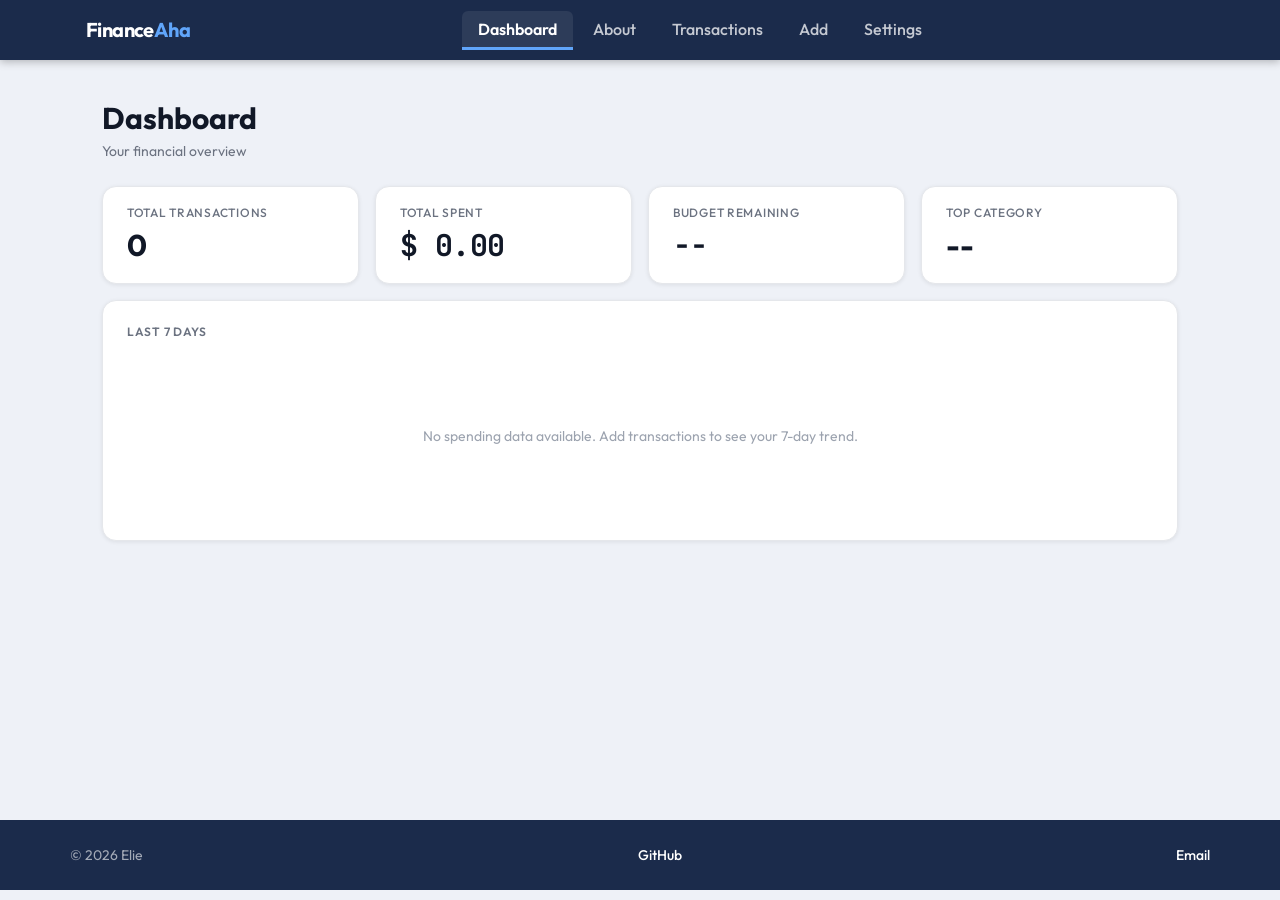
<file: index.html>
<!DOCTYPE html>
<html lang="en">
<head>
    <meta charset="UTF-8">
    <meta name="viewport" content="width=device-width, initial-scale=1.0">
    <meta name="description" content="FinanceAha - A student finance tracker to manage budgets, track expenses, and analyze spending patterns.">
    <title>FinanceAha - Student Finance Tracker</title>

    <link rel="preconnect" href="https://fonts.googleapis.com">
    <link rel="preconnect" href="https://fonts.gstatic.com" crossorigin>
    <link href="https://fonts.googleapis.com/css2?family=Outfit:wght@400;500;600;700&family=JetBrains+Mono:wght@400;600&display=swap" rel="stylesheet">

    <link rel="stylesheet" href="styles/main.css">
    <link rel="stylesheet" href="styles/layout.css">
    <link rel="stylesheet" href="styles/components.css">
</head>
<body>

    <!-- Skip to main content link for keyboard/screen reader users -->
    <a href="#main-content" class="skip-link">Skip to main content</a>

    <!--  Header section -->
    <header class="header-section" role="banner">
        <div class="header-container">

            <a href="#" class="logo" aria-label="FinanceAha - Home">
                Finance<span class="logo-color">Aha</span>
            </a>

            <!-- Hamburger toggle -->
            <button
                class="menu-toggle"
                id="menu-toggle"
                aria-expanded="false"
                aria-controls="main-nav"
                aria-label="Open navigation menu"
            >
                <span class="hamburger-line"></span>
                <span class="hamburger-line"></span>
                <span class="hamburger-line"></span>
            </button>

            <!-- Main navigation bar -->
            <nav id="main-nav" class="main-nav" aria-label="Main navigation" hidden>
                <ul class="nav-list" role="list">
                    <li>
                        <button class="nav-tab active" data-tab="dashboard" aria-current="page">
                            Dashboard
                        </button>
                    </li>
                    <li>
                        <button class="nav-tab" data-tab="about">
                            About
                        </button>
                    </li>
                    <li>
                        <button class="nav-tab" data-tab="transactions">
                            Transactions
                        </button>
                    </li>
                    <li>
                        <button class="nav-tab" data-tab="add-transaction">
                            Add
                        </button>
                    </li>
                    <li>
                        <button class="nav-tab" data-tab="settings">
                            Settings
                        </button>
                    </li>
                </ul>
            </nav>

        </div>
    </header>

    <!--  ARIA LIVE REGIONS  -->
    <!-- Polite: budget status -->
    <div id="notification-region" class="screen-reader-only" role="status" aria-live="polite" aria-atomic="true"></div>
    <!-- Assertive: budget exceeded warnings -->
    <div id="alert-region" class="screen-reader-only" role="alert" aria-live="assertive" aria-atomic="true"></div>

    <main id="main-content" class="main-content" tabindex="-1">

        <!-- Dahboard tab -->
        <section
            id="dashboard"
            class="tab-panel"
            aria-labelledby="dashboard-heading"
        >
            <div class="section-header">
                <div>
                    <h1 id="dashboard-heading" class="section-title">Dashboard</h1>
                    <p class="section-subtitle">Your financial overview</p>
                </div>
            </div>
            <div class="stats-grid" role="region" aria-label="Financial summary statistics">
                <article class="stat-card">
                    <h2 class="stat-label">Total Transactions</h2>
                    <p class="stat-value" id="stat-total">0</p>
                </article>
                <article class="stat-card">
                    <h2 class="stat-label">Total Spent</h2>
                    <p class="stat-value mono" id="stat-spent">$0.00</p>
                </article>
                <article class="stat-card">
                    <h2 class="stat-label">Budget Remaining</h2>
                    <p class="stat-value mono" id="stat-remaining">--</p>
                </article>
                <article class="stat-card">
                    <h2 class="stat-label">Top Category</h2>
                    <p class="stat-value" id="stat-top-category">--</p>
                </article>
            </div>

            <!-- weekly trend chart -->
            <section class="card" aria-labelledby="chart-heading">
                <h2 id="chart-heading" class="card-title">Last 7 Days</h2>
                <div
                    class="chart-container"
                    id="chart-container"
                    role="img"
                    aria-label="Bar chart showing spending for the last 7 days"
                >
                    <div class="chart-empty-state" id="chart-empty">
                        No spending data available. Add transactions to see your 7-day trend.
                    </div>
                    <div class="chart-bars" id="chart-bars" aria-hidden="true" hidden></div>
                </div>
            </section>
        </section>

        <!-- Transactions tab -->
        <section
            id="transactions"
            class="tab-panel"
            aria-labelledby="transactions-heading"
            hidden
        >
            <div class="section-header">
                <div>
                    <h1 id="transactions-heading" class="section-title">Transactions</h1>
                    <p class="section-subtitle">All your recorded transactions</p>
                </div>
                <button class="button button-primary" id="go-add-button">Add Transaction</button>
            </div>

            <!-- search and sort section -->
            <div class="toolbar" role="search" aria-label="Search and sort transactions">

                <div class="search-wrapper">
                    <label for="search-input" class="screen-reader-only">Search transactions by regex pattern</label>
                    <input
                        type="search"
                        id="search-input"
                        class="search-input"
                        placeholder="Search transactions..."
                        aria-describedby="search-hint"
                        autocomplete="off"
                        spellcheck="false"
                    >
                    <span id="search-hint" class="screen-reader-only">
                        Type plain text or a regex pattern such as (coffee|tea) to filter results
                    </span>
                </div>

                <label class="toggle-label">
                    <input type="checkbox" id="case-toggle" class="toggle-checkbox">
                    <span class="toggle-text">Case insensitive</span>
                </label>

                <div class="sort-wrapper">
                    <label for="sort-select" class="screen-reader-only">Sort transactions by</label>
                    <select id="sort-select" class="sort-select" aria-label="Sort transactions">
                        <option value="date-desc">Date (newest first)</option>
                        <option value="date-asc">Date (oldest first)</option>
                        <option value="amount-desc">Amount (high to low)</option>
                        <option value="amount-asc">Amount (low to high)</option>
                        <option value="desc-asc">Description (A to Z)</option>
                        <option value="desc-desc">Description (Z to A)</option>
                    </select>
                </div>

            </div>

            <!-- Regex error message -->
            <div id="search-error" class="search-error-msg" role="status" aria-live="polite" hidden></div>

            <!-- Transaction list -->
            <div
                id="transactions-list"
                class="transactions-list"
                aria-label="Transaction records"
                aria-live="polite"
            >

                <!-- Empty state (shown when no transactions) -->
                <div class="empty-state" id="empty-state">
                    <p class="empty-title">No transactions yet</p>
                    <p class="empty-body">
                        Add your first transaction to start tracking your finances.
                    </p>
                    <button class="button button-primary" data-nav="add-transaction">
                        Add Transaction
                    </button>
                </div>
            </div>
        </section>

        <!-- Add transactions -->
        <section
            id="add-transaction"
            class="tab-panel"
            aria-labelledby="form-section-heading"
            hidden
        >
            <div class="section-header">
                <div>
                    <h1 id="form-section-heading" class="section-title" id="form-heading">Add Transaction</h1>
                    <p class="section-subtitle" id="form-subtitle">Record a new transaction</p>
                </div>
            </div>

            <div class="form-container">
                <form
                    id="transaction-form"
                    class="transaction-form"
                    novalidate
                    aria-labelledby="form-heading"
                >
                    <div class="form-group">
                        <label for="input-description" class="form-label">
                            Description
                            <span class="required-star" aria-hidden="true">*</span>
                        </label>
                        <input
                            type="text"
                            id="input-description"
                            name="description"
                            class="form-input"
                            placeholder="e.g. Transport"
                            required
                            aria-required="true"
                            aria-describedby="desc-hint desc-error"
                            aria-invalid="false"
                            autocomplete="off"
                            maxlength="200"
                        >
                        <span id="desc-hint" class="form-hint">No leading or trailing spaces allowed</span>
                        <span id="desc-error" class="form-error" role="status" aria-live="polite"></span>
                    </div>
                    <div class="form-row">
                        <div class="form-group">
                            <label for="input-amount" class="form-label">
                                Amount
                                <span class="required-star" aria-hidden="true">*</span>
                            </label>
                            <div class="prefixed-input">
                                <span class="input-prefix" id="amount-currency-symbol" aria-hidden="true">$</span>
                                <input
                                    type="text"
                                    id="input-amount"
                                    name="amount"
                                    class="form-input input-with-prefix"
                                    placeholder="0.00"
                                    required
                                    aria-required="true"
                                    aria-describedby="amount-hint amount-error"
                                    aria-invalid="false"
                                    inputmode="decimal"
                                >
                            </div>
                            <span id="amount-hint" class="form-hint">Positive number, up to 2 decimal places</span>
                            <span id="amount-error" class="form-error" role="status" aria-live="polite"></span>
                        </div>

                        <div class="form-group">
                            <label for="input-date" class="form-label">
                                Date
                                <span class="required-star" aria-hidden="true">*</span>
                            </label>
                            <input
                                type="date"
                                id="input-date"
                                name="date"
                                class="form-input"
                                required
                                aria-required="true"
                                aria-describedby="date-hint date-error"
                                aria-invalid="false"
                            >
                            <span id="date-hint" class="form-hint">Format: YYYY-MM-DD</span>
                            <span id="date-error" class="form-error" role="status" aria-live="polite"></span>
                        </div>
                    </div>
                    <div class="form-group">
                        <label for="input-category" class="form-label">
                            Category
                            <span class="required-star" aria-hidden="true">*</span>
                        </label>
                        <select
                            id="input-category"
                            name="category"
                            class="form-input form-select"
                            required
                            aria-required="true"
                            aria-describedby="category-error"
                            aria-invalid="false"
                        >
                            <option value="">Select a category</option>
                            <option value="Food">Food</option>
                            <option value="Books">Books</option>
                            <option value="Transport">Transport</option>
                            <option value="Entertainment">Entertainment</option>
                            <option value="Fees">Fees</option>
                            <option value="Other">Other</option>
                        </select>
                        <span id="category-error" class="form-error" role="status" aria-live="polite"></span>
                    </div>
                    <div class="form-actions">
                        <button type="submit" class="button button-primary" id="submit-button">
                            Save
                        </button>
                        <button type="button" class="button button-secondary" id="cancel-button">
                            Cancel
                        </button>
                    </div>

                    <!-- Hidden field for edit mode -->
                    <input type="hidden" id="edit-id" name="edit-id" value="">

                </form>
            </div>
        </section>

        <!-- settings -->
        <section
            id="settings"
            class="tab-panel"
            aria-labelledby="settings-heading"
            hidden
        >
            <div class="section-header">
                <div>
                    <h1 id="settings-heading" class="section-title">Settings</h1>
                    <p class="section-subtitle">Manage your preferences and data</p>
                </div>
            </div>

            <div class="settings-grid">
                <section class="card settings-card" aria-labelledby="currency-heading">
                    <h2 id="currency-heading" class="card-title">Currency</h2>
                    <div class="form-group">
                        <label for="base-currency" class="form-label">Base Currency</label>
                        <select id="base-currency" class="form-input form-select" aria-describedby="base-currency-desc">
                            <option value="USD">USD - US Dollar</option>
                            <option value="EUR">EUR - Euro</option>
                            <option value="RWF">RWF - Rwandan Franc</option>
                        </select>
                        <span id="base-currency-desc" class="form-hint">All amounts will display in this currency</span>
                    </div>
                    <h3 class="settings-subheading">Exchange Rates (relative to USD)</h3>
                    <div class="form-row">
                        <div class="form-group">
                            <label for="rate-eur" class="form-label">EUR rate</label>
                            <div class="prefixed-input">
                                <span class="input-prefix input-prefix-text" aria-hidden="true">1 USD =</span>
                                <input
                                    type="text"
                                    id="rate-eur"
                                    class="form-input input-with-prefix-wide"
                                    value="0.85"
                                    aria-describedby="rate-eur-suffix"
                                    inputmode="decimal"
                                    disabled
                                >
                            </div>
                            <span id="rate-eur-suffix" class="form-hint">EUR</span>
                        </div>

                        <div class="form-group">
                            <label for="rate-rwf" class="form-label">RWF rate</label>
                            <div class="prefixed-input">
                                <span class="input-prefix input-prefix-text" aria-hidden="true">1 USD =</span>
                                <input
                                    type="text"
                                    id="rate-rwf"
                                    class="form-input input-with-prefix-wide"
                                    value="1460.34"
                                    aria-describedby="rate-rwf-suffix"
                                    inputmode="decimal"
                                    disabled
                                >
                            </div>
                            <span id="rate-rwf-suffix" class="form-hint">RWF</span>
                        </div>
                    </div>

                    <button class="button button-primary" id="save-currency-button">Save</button>
                </section>
                <section class="card settings-card" aria-labelledby="budget-cap-heading">
                    <h2 id="budget-cap-heading" class="card-title">Monthly Budget</h2>
                    <div class="form-group">
                        <div class="prefixed-input">
                            <span class="input-prefix" aria-hidden="true" id="budget-symbol">$</span>
                            <input
                                type="text"
                                id="budget-cap-input"
                                class="form-input input-with-prefix"
                                placeholder="500.00"
                                aria-describedby="budget-cap-desc budget-cap-error"
                                inputmode="decimal"
                            >
                        </div>
                        <span id="budget-cap-desc" class="form-hint">Monthly budget in your base currency</span>
                        <span id="budget-cap-error" class="form-error" role="status" aria-live="polite"></span>
                    </div>

                    <button class="button button-primary" id="save-budget-button">Save</button>
                </section>
                <section class="card settings-card" aria-labelledby="categories-heading">
                    <h2 id="categories-heading" class="card-title">Categories</h2>

                    <ul id="categories-list" class="categories-list" role="list" aria-label="Expense categories">
                        <li class="category-item">
                            <span class="badge" data-category="food">Food</span>
                            <button class="button-remove" data-remove-category="Food" aria-label="Remove Food category">
                                Remove
                            </button>
                        </li>
                        <li class="category-item">
                            <span class="badge" data-category="books">Books</span>
                            <button class="button-remove" data-remove-category="Books" aria-label="Remove Books category">
                                Remove
                            </button>
                        </li>
                        <li class="category-item">
                            <span class="badge" data-category="transport">Transport</span>
                            <button class="button-remove" data-remove-category="Transport" aria-label="Remove Transport category">
                                Remove
                            </button>
                        </li>
                        <li class="category-item">
                            <span class="badge" data-category="entertainment">Entertainment</span>
                            <button class="button-remove" data-remove-category="Entertainment" aria-label="Remove Entertainment category">
                                Remove
                            </button>
                        </li>
                        <li class="category-item">
                            <span class="badge" data-category="fees">Fees</span>
                            <button class="button-remove" data-remove-category="Fees" aria-label="Remove Fees category">
                                Remove
                            </button>
                        </li>
                        <li class="category-item">
                            <span class="badge" data-category="other">Other</span>
                            <button class="button-remove" data-remove-category="Other" aria-label="Remove Other category">
                                Remove
                            </button>
                        </li>
                    </ul>

                    <div class="add-category-row">
                        <label for="new-category-input" class="form-label">Add new category</label>
                        <div class="input-button-group">
                            <input
                                type="text"
                                id="new-category-input"
                                class="form-input"
                                placeholder="Category name"
                                aria-describedby="new-category-hint new-category-error"
                                maxlength="50"
                            >
                            <button class="button button-secondary" id="add-category-button">Add</button>
                        </div>
                        <span id="new-category-hint" class="form-hint">Letters, spaces, and hyphens only</span>
                        <span id="new-category-error" class="form-error" role="status" aria-live="polite"></span>
                    </div>
                </section>

                <!-- Data management -->
                <section class="card settings-card" aria-labelledby="data-heading">
                    <ul class="data-actions-list" role="list">

                        <li class="data-action-item">
                            <button class="button button-secondary" id="export-button">Export JSON</button>
                        </li>
                        <li class="data-action-item">
                            <label class="button button-secondary" for="import-file-input">
                                Import JSON
                                <input
                                    type="file"
                                    id="import-file-input"
                                    accept=".json"
                                    class="screen-reader-only"
                                    aria-label="Choose JSON file to import"
                                >
                            </label>
                        </li>
                        <li class="data-action-item data-action-danger-row">
                            <button class="button button-danger" id="clear-data-button">Clear Data</button>
                        </li>
                    </ul>
                </section>
            </div>
        </section>


        <!-- about -->
        <section
            id="about"
            class="tab-panel"
            aria-labelledby="about-heading"
            hidden
        >
            <div class="section-header">
                <div>
                    <h1 id="about-heading" class="section-title">About</h1>
                    <p class="section-subtitle">FinanceAha a Student Finance Tracker</p>
                </div>
            </div>

            <div class="about-grid">

                <section class="card" aria-labelledby="about-project-heading">
                    <h2 id="about-project-heading" class="card-title">About This Project</h2>
                    <p class="about-text">
                        FinanceAha is a personal finance tracker built for students who want a simple
                        way to record expenses, set a monthly budget, and understand their spending habits.
                    </p>
                    <p class="about-text">
                        It is built with pure HTML, CSS, and JavaScript, no frameworks or external libraries used.
                        All data is stored locally in your browser using localStorage.
                    </p>
                    <p class="about-text">
                        The app is fully accessible: it supports keyboard-only navigation,
                        screen readers via ARIA live regions.
                    </p>
                </section>
                <section class="card" aria-labelledby="contact-heading">
                    <h2 id="contact-heading" class="card-title">Contact</h2>
                    <dl class="contact-list">
                        <dt>Name:</dt>
                        <dd>Niyubwayo Irakoze Elie</dd>
                        <dt>GitHub:</dt>
                        <dd>
                            <a
                                href="https://github.com/n-elie7"
                                target="_blank"
                                rel="noopener noreferrer"
                                class="about-link"
                            >
                                github.com/n-elie7
                            </a>
                        </dd>

                        <dt>Email:</dt>
                        <dd>
                            <a href="mailto:n.elie@alueducation.com" class="about-link">
                                n.elie@alueducation.com
                            </a>
                        </dd>
                    </dl>
                </section>

            </div>
        </section>

    </main>

    <!-- footer section -->
    <footer class="footer" role="contentinfo">
        <div class="footer-container">
            <p>© 2026 Elie</p>
            <p>
                <a href="https://github.com/n-elie7" target="_blank">GitHub</a>
            </p>
            <p>
                <a href="mailto:n.elie@alueducation.com">Email</a>
            </p>
        </div>
    </footer>

    <!--  Delete Modal  -->
    <div
        id="delete-modal"
        class="modal-backdrop"
        role="dialog"
        aria-modal="true"
        aria-labelledby="modal-title"
        aria-describedby="modal-desc"
        hidden
    >
        <div class="modal">
            <h2 id="modal-title" class="modal-title">Confirm Delete</h2>
            <p id="modal-desc" class="modal-body">
                Are you sure you want to delete this transaction? This cannot be undone.
            </p>
            <div class="modal-actions">
                <button class="button button-danger" id="confirm-delete-button">Delete</button>
                <button class="button button-secondary" id="cancel-delete-button">Cancel</button>
            </div>
        </div>
    </div>

    <script src="scripts/main.js" defer type="module"></script>
</body>
</html>
</file>
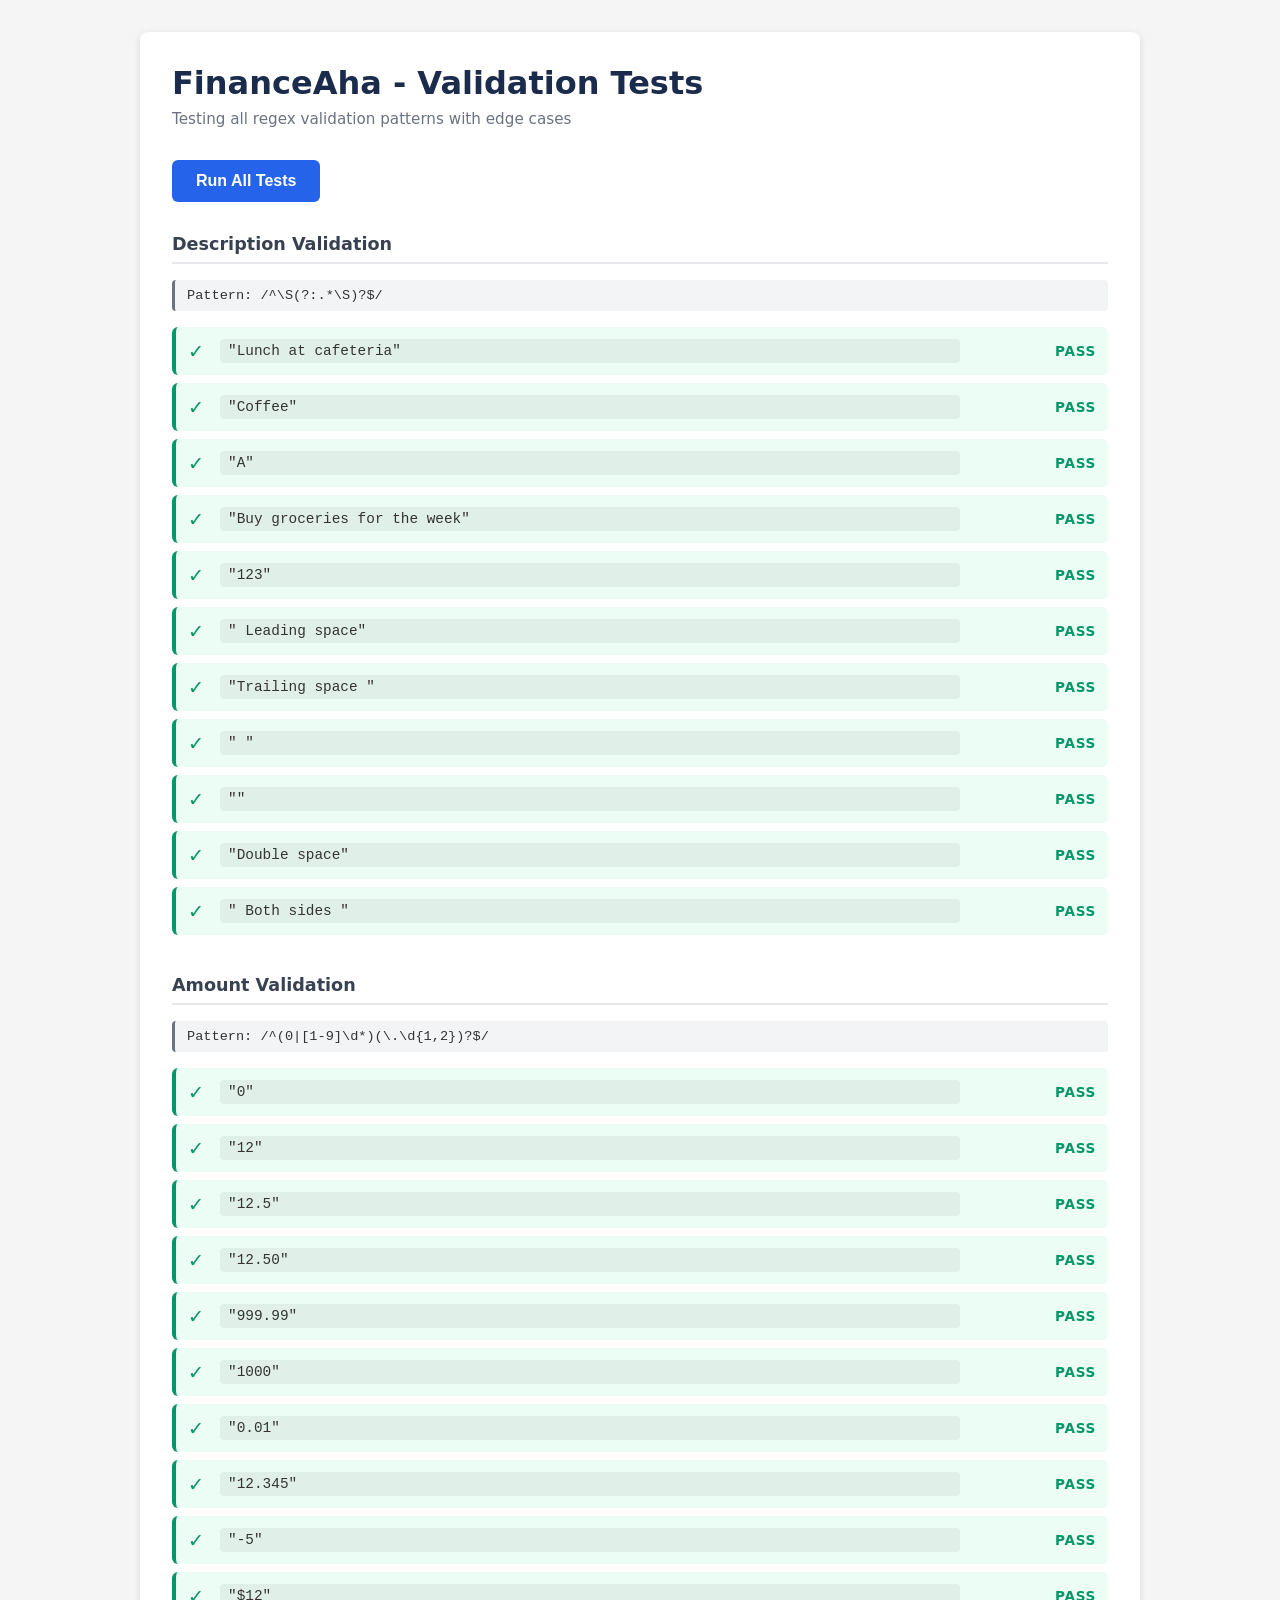
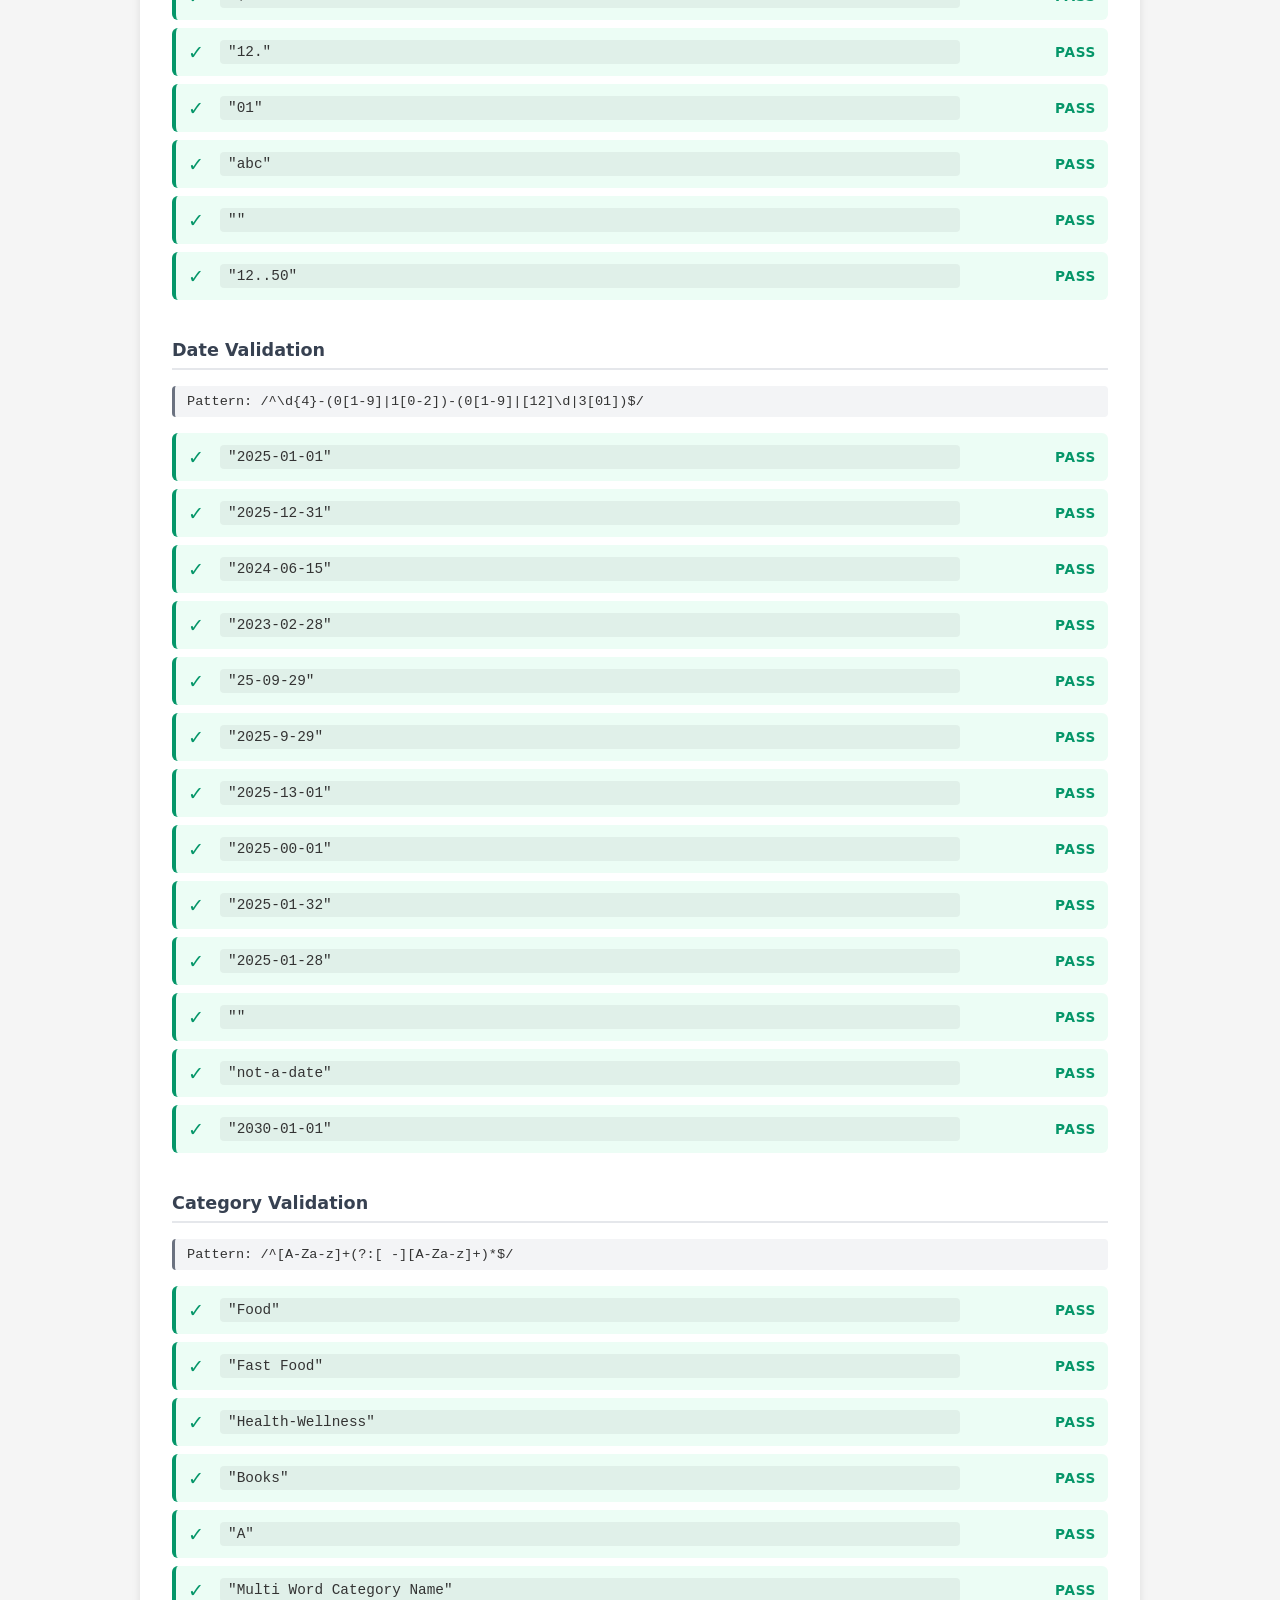
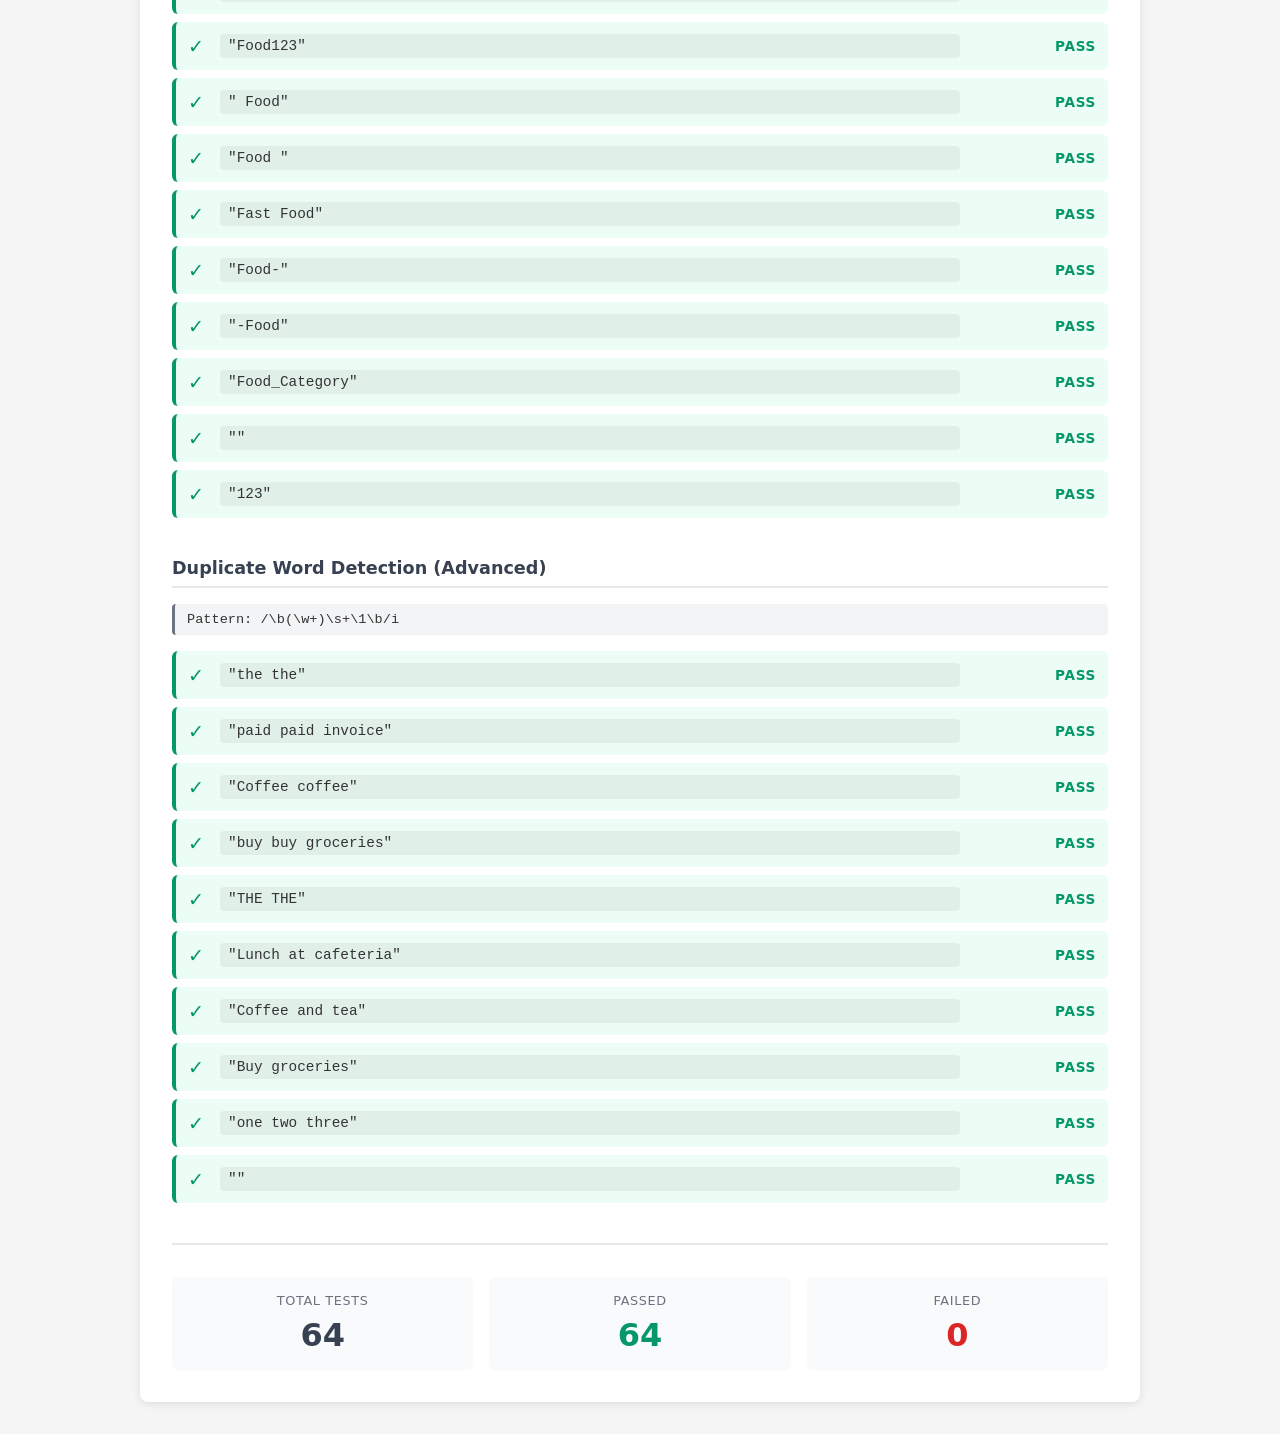
<file: tests.html>
<!DOCTYPE html>
<html lang="en">
<head>
    <meta charset="UTF-8">
    <meta name="viewport" content="width=device-width, initial-scale=1.0">
    <title>FinanceAha - Validation Tests</title>
    <style>
        * {
            margin: 0;
            padding: 0;
            box-sizing: border-box;
        }

        body {
            font-family: 'Segoe UI', system-ui, sans-serif;
            padding: 2rem;
            background: #f5f5f5;
            color: #333;
        }

        .container {
            max-width: 1000px;
            margin: 0 auto;
            background: white;
            padding: 2rem;
            border-radius: 8px;
            box-shadow: 0 2px 8px rgba(0,0,0,0.1);
        }

        h1 {
            margin-bottom: 0.5rem;
            color: #1B2B4B;
        }

        .subtitle {
            color: #6B7280;
            margin-bottom: 2rem;
            font-size: 0.95rem;
        }

        .test-section {
            margin-bottom: 2.5rem;
        }

        .test-section h2 {
            font-size: 1.1rem;
            margin-bottom: 1rem;
            color: #374151;
            padding-bottom: 0.5rem;
            border-bottom: 2px solid #E5E7EB;
        }

        .test-case {
            display: grid;
            grid-template-columns: auto 1fr 120px;
            gap: 1rem;
            padding: 0.75rem;
            margin-bottom: 0.5rem;
            border-radius: 6px;
            align-items: center;
            font-size: 0.9rem;
        }

        .test-case.pass {
            background: #ECFDF5;
            border-left: 4px solid #059669;
        }

        .test-case.fail {
            background: #FEF2F2;
            border-left: 4px solid #DC2626;
        }

        .test-icon {
            font-size: 1.2rem;
            font-weight: bold;
        }

        .test-case.pass .test-icon {
            color: #059669;
        }

        .test-case.fail .test-icon {
            color: #DC2626;
        }

        .test-input {
            font-family: 'Courier New', monospace;
            background: rgba(0,0,0,0.05);
            padding: 0.25rem 0.5rem;
            border-radius: 4px;
            overflow: hidden;
            text-overflow: ellipsis;
            white-space: nowrap;
        }

        .test-result {
            text-align: right;
            font-weight: 600;
            font-size: 0.85rem;
            text-transform: uppercase;
            letter-spacing: 0.05em;
        }

        .test-case.pass .test-result {
            color: #059669;
        }

        .test-case.fail .test-result {
            color: #DC2626;
        }

        .test-error {
            grid-column: 2 / 4;
            font-size: 0.85rem;
            color: #DC2626;
            margin-top: 0.25rem;
        }

        .summary {
            display: grid;
            grid-template-columns: repeat(auto-fit, minmax(150px, 1fr));
            gap: 1rem;
            margin-top: 2rem;
            padding-top: 2rem;
            border-top: 2px solid #E5E7EB;
        }

        .summary-card {
            background: #F9FAFB;
            padding: 1rem;
            border-radius: 6px;
            text-align: center;
        }

        .summary-label {
            font-size: 0.8rem;
            color: #6B7280;
            text-transform: uppercase;
            letter-spacing: 0.05em;
            margin-bottom: 0.5rem;
        }

        .summary-value {
            font-size: 2rem;
            font-weight: bold;
        }

        .summary-card.total .summary-value {
            color: #374151;
        }

        .summary-card.passed .summary-value {
            color: #059669;
        }

        .summary-card.failed .summary-value {
            color: #DC2626;
        }

        .pattern-display {
            background: #F3F4F6;
            padding: 0.5rem 0.75rem;
            border-radius: 4px;
            font-family: 'Courier New', monospace;
            font-size: 0.85rem;
            margin-bottom: 1rem;
            border-left: 3px solid #6B7280;
        }

        .run-tests-btn {
            background: #2563EB;
            color: white;
            border: none;
            padding: 0.75rem 1.5rem;
            border-radius: 6px;
            font-weight: 600;
            cursor: pointer;
            margin-bottom: 2rem;
            font-size: 1rem;
        }

        .run-tests-btn:hover {
            background: #1D4ED8;
        }

        .run-tests-btn:active {
            transform: translateY(1px);
        }
    </style>
</head>
<body>
    <div class="container">
        <h1>FinanceAha - Validation Tests</h1>
        <p class="subtitle">Testing all regex validation patterns with edge cases</p>

        <button class="run-tests-btn" id="run-tests">Run All Tests</button>

        <div id="results"></div>

        <div class="summary" id="summary" style="display: none;">
            <div class="summary-card total">
                <div class="summary-label">Total Tests</div>
                <div class="summary-value" id="total-tests">0</div>
            </div>
            <div class="summary-card passed">
                <div class="summary-label">Passed</div>
                <div class="summary-value" id="passed-tests">0</div>
            </div>
            <div class="summary-card failed">
                <div class="summary-label">Failed</div>
                <div class="summary-value" id="failed-tests">0</div>
            </div>
        </div>
    </div>

    <script type="module">
        import { 
            validateDescription, 
            validateAmount, 
            validateDate, 
            validateCategory,
            checkDuplicateWords 
        } from './scripts/validators.js';

        const resultsEl = document.getElementById('results');
        const summaryEl = document.getElementById('summary');
        const totalEl = document.getElementById('total-tests');
        const passedEl = document.getElementById('passed-tests');
        const failedEl = document.getElementById('failed-tests');

        let totalTests = 0;
        let passedTests = 0;
        let failedTests = 0;

        /**
         * Run a test case
         */
        function test(value, validator, shouldBeValid, testName) {
            totalTests++;
            const result = validator(value);
            const passed = result.valid === shouldBeValid;

            if (passed) {
                passedTests++;
            } else {
                failedTests++;
            }

            const testCase = document.createElement('div');
            testCase.className = `test-case ${passed ? 'pass' : 'fail'}`;
            
            const icon = document.createElement('div');
            icon.className = 'test-icon';
            icon.textContent = passed ? '✓' : '✗';
            
            const input = document.createElement('div');
            input.className = 'test-input';
            input.textContent = `"${value}"`;
            input.title = value;
            
            const status = document.createElement('div');
            status.className = 'test-result';
            status.textContent = passed ? 'Pass' : 'Fail';
            
            testCase.appendChild(icon);
            testCase.appendChild(input);
            testCase.appendChild(status);

            if (!passed) {
                const error = document.createElement('div');
                error.className = 'test-error';
                error.textContent = `Expected ${shouldBeValid ? 'valid' : 'invalid'}, got ${result.valid ? 'valid' : 'invalid'}. Error: ${result.error}`;
                testCase.appendChild(error);
            }

            return testCase;
        }

        /**
         * Run duplicate word test
         */
        function testDuplicate(value, shouldHaveDuplicate, testName) {
            totalTests++;
            const result = checkDuplicateWords(value);
            const passed = result.hasDuplicate === shouldHaveDuplicate;

            if (passed) {
                passedTests++;
            } else {
                failedTests++;
            }

            const testCase = document.createElement('div');
            testCase.className = `test-case ${passed ? 'pass' : 'fail'}`;
            
            const icon = document.createElement('div');
            icon.className = 'test-icon';
            icon.textContent = passed ? '✓' : '✗';
            
            const input = document.createElement('div');
            input.className = 'test-input';
            input.textContent = `"${value}"`;
            input.title = value;
            
            const status = document.createElement('div');
            status.className = 'test-result';
            status.textContent = passed ? 'Pass' : 'Fail';
            
            testCase.appendChild(icon);
            testCase.appendChild(input);
            testCase.appendChild(status);

            if (!passed) {
                const error = document.createElement('div');
                error.className = 'test-error';
                error.textContent = `Expected ${shouldHaveDuplicate ? 'duplicate' : 'no duplicate'}, got ${result.hasDuplicate ? 'duplicate' : 'no duplicate'}. Warning: ${result.warning}`;
                testCase.appendChild(error);
            }

            return testCase;
        }

        /**
         * Create section
         */
        function createSection(title, pattern) {
            const section = document.createElement('div');
            section.className = 'test-section';
            
            const heading = document.createElement('h2');
            heading.textContent = title;
            section.appendChild(heading);

            if (pattern) {
                const patternDiv = document.createElement('div');
                patternDiv.className = 'pattern-display';
                patternDiv.textContent = `Pattern: ${pattern}`;
                section.appendChild(patternDiv);
            }

            return section;
        }

        /**
         * Run all tests
         */
        function runAllTests() {
            // Reset counters
            totalTests = 0;
            passedTests = 0;
            failedTests = 0;
            resultsEl.innerHTML = '';

            // ===== DESCRIPTION TESTS =====
            const descSection = createSection('Description Validation', '/^\\S(?:.*\\S)?$/');
            
            // Valid cases
            descSection.appendChild(test('Lunch at cafeteria', validateDescription, true));
            descSection.appendChild(test('Coffee', validateDescription, true));
            descSection.appendChild(test('A', validateDescription, true));
            descSection.appendChild(test('Buy groceries for the week', validateDescription, true));
            descSection.appendChild(test('123', validateDescription, true));
            
            // Invalid cases
            descSection.appendChild(test(' Leading space', validateDescription, false));
            descSection.appendChild(test('Trailing space ', validateDescription, false));
            descSection.appendChild(test('  ', validateDescription, false));
            descSection.appendChild(test('', validateDescription, false));
            descSection.appendChild(test('Double  space', validateDescription, false));
            descSection.appendChild(test(' Both sides ', validateDescription, false));
            
            resultsEl.appendChild(descSection);

            // ===== AMOUNT TESTS =====
            const amountSection = createSection('Amount Validation', '/^(0|[1-9]\\d*)(\\.\\d{1,2})?$/');
            
            // Valid cases
            amountSection.appendChild(test('0', validateAmount, true));
            amountSection.appendChild(test('12', validateAmount, true));
            amountSection.appendChild(test('12.5', validateAmount, true));
            amountSection.appendChild(test('12.50', validateAmount, true));
            amountSection.appendChild(test('999.99', validateAmount, true));
            amountSection.appendChild(test('1000', validateAmount, true));
            amountSection.appendChild(test('0.01', validateAmount, true));
            
            // Invalid cases
            amountSection.appendChild(test('12.345', validateAmount, false));
            amountSection.appendChild(test('-5', validateAmount, false));
            amountSection.appendChild(test('$12', validateAmount, false));
            amountSection.appendChild(test('12.', validateAmount, false));
            amountSection.appendChild(test('01', validateAmount, false));
            amountSection.appendChild(test('abc', validateAmount, false));
            amountSection.appendChild(test('', validateAmount, false));
            amountSection.appendChild(test('12..50', validateAmount, false));
            
            resultsEl.appendChild(amountSection);

            // ===== DATE TESTS =====
            const dateSection = createSection('Date Validation', '/^\\d{4}-(0[1-9]|1[0-2])-(0[1-9]|[12]\\d|3[01])$/');
            
            // Valid cases (not in future)
            dateSection.appendChild(test('2025-01-01', validateDate, true));
            dateSection.appendChild(test('2025-12-31', validateDate, true));
            dateSection.appendChild(test('2024-06-15', validateDate, true));
            dateSection.appendChild(test('2023-02-28', validateDate, true));
            
            // Invalid cases
            dateSection.appendChild(test('25-09-29', validateDate, false));
            dateSection.appendChild(test('2025-9-29', validateDate, false));
            dateSection.appendChild(test('2025-13-01', validateDate, false));
            dateSection.appendChild(test('2025-00-01', validateDate, false));
            dateSection.appendChild(test('2025-01-32', validateDate, false));
            dateSection.appendChild(test('2025-01-28', validateDate, true));
            dateSection.appendChild(test('', validateDate, false));
            dateSection.appendChild(test('not-a-date', validateDate, false));
            // Future date
            dateSection.appendChild(test('2030-01-01', validateDate, false));
            
            resultsEl.appendChild(dateSection);

            // ===== CATEGORY TESTS =====
            const categorySection = createSection('Category Validation', '/^[A-Za-z]+(?:[ -][A-Za-z]+)*$/');
            
            // Valid cases
            categorySection.appendChild(test('Food', validateCategory, true));
            categorySection.appendChild(test('Fast Food', validateCategory, true));
            categorySection.appendChild(test('Health-Wellness', validateCategory, true));
            categorySection.appendChild(test('Books', validateCategory, true));
            categorySection.appendChild(test('A', validateCategory, true));
            categorySection.appendChild(test('Multi Word Category Name', validateCategory, true));
            
            // Invalid cases
            categorySection.appendChild(test('Food123', validateCategory, false));
            categorySection.appendChild(test(' Food', validateCategory, false));
            categorySection.appendChild(test('Food ', validateCategory, false));
            categorySection.appendChild(test('Fast  Food', validateCategory, false));
            categorySection.appendChild(test('Food-', validateCategory, false));
            categorySection.appendChild(test('-Food', validateCategory, false));
            categorySection.appendChild(test('Food_Category', validateCategory, false));
            categorySection.appendChild(test('', validateCategory, false));
            categorySection.appendChild(test('123', validateCategory, false));
            
            resultsEl.appendChild(categorySection);

            // ===== DUPLICATE WORD TESTS (ADVANCED) =====
            const duplicateSection = createSection('Duplicate Word Detection (Advanced)', '/\\b(\\w+)\\s+\\1\\b/i');
            
            // Should detect duplicates
            duplicateSection.appendChild(testDuplicate('the the', true));
            duplicateSection.appendChild(testDuplicate('paid paid invoice', true));
            duplicateSection.appendChild(testDuplicate('Coffee coffee', true));
            duplicateSection.appendChild(testDuplicate('buy buy groceries', true));
            duplicateSection.appendChild(testDuplicate('THE THE', true));
            
            // Should NOT detect duplicates
            duplicateSection.appendChild(testDuplicate('Lunch at cafeteria', false));
            duplicateSection.appendChild(testDuplicate('Coffee and tea', false));
            duplicateSection.appendChild(testDuplicate('Buy groceries', false));
            duplicateSection.appendChild(testDuplicate('one two three', false));
            duplicateSection.appendChild(testDuplicate('', false));
            
            resultsEl.appendChild(duplicateSection);

            // Show summary
            summaryEl.style.display = 'grid';
            totalEl.textContent = totalTests;
            passedEl.textContent = passedTests;
            failedEl.textContent = failedTests;

            // Scroll to results
            resultsEl.scrollIntoView({ behavior: 'smooth', block: 'start' });
        }

        // Run tests on button click
        document.getElementById('run-tests').addEventListener('click', runAllTests);

        // Auto-run tests on page load
        window.addEventListener('load', runAllTests);
    </script>
</body>
</html>
</file>
<file: styles/main.css>
/* Custom Properties */

/* 
    N.B: I used ChatGPT AI to generate this custom properties in the root block
*/

:root {

  /* Colors - Brand */
  --clr-header-bg:       #1B2B4B;
  --clr-header-text:     rgba(255, 255, 255, 0.75);
  --clr-header-active:   #FFFFFF;
  --clr-tab-indicator:   #60A5FA;
  --clr-logo-color:     #60A5FA;

  /* Colors - Surface */
  --clr-bg:              #EEF1F7;
  --clr-surface:         #FFFFFF;
  --clr-surface-raised:  #F9FAFC;

  /* Colors - Brand Primary */
  --clr-primary:         #263c67;
  --clr-primary-hover:   #1f3155;
  --clr-primary-focus:   rgba(37, 99, 235, 0.25);
  --clr-primary-light:   #EFF6FF;

  /* Colors - Semantic */
  --clr-success:         #059669;
  --clr-success-bg:      #ECFDF5;
  --clr-warning:         #D97706;
  --clr-warning-bg:      #FFFBEB;
  --clr-danger:          #DC2626;
  --clr-danger-hover:    #B91C1C;
  --clr-danger-bg:       #FEF2F2;
  --clr-danger-light:    #FEE2E2;

  /* Colors - Text */
  --clr-text:            #111827;
  --clr-text-secondary:  #6B7280;
  --clr-text-muted:      #9CA3AF;

  /* Colors - Border */
  --clr-border:          #E5E7EB;
  --clr-border-focus:    #2563EB;

  /* Colors - Category Badges */
  --clr-food-text:           #92400E;
  --clr-food-bg:             #FEF3C7;
  --clr-books-text:          #5B21B6;
  --clr-books-bg:            #EDE9FE;
  --clr-transport-text:      #1E40AF;
  --clr-transport-bg:        #DBEAFE;
  --clr-entertainment-text:  #9D174D;
  --clr-entertainment-bg:    #FCE7F3;
  --clr-fees-text:           #3730A3;
  --clr-fees-bg:             #E0E7FF;
  --clr-other-text:          #374151;
  --clr-other-bg:            #F3F4F6;

  /* Typography */
  --font-body:           'Outfit', system-ui, sans-serif;
  --font-mono:           'JetBrains Mono', 'Courier New', monospace;

  --text-xs:    0.75rem;    /* 12px */
  --text-sm:    0.875rem;   /* 14px */
  --text-base:  1rem;       /* 16px */
  --text-lg:    1.125rem;   /* 18px */
  --text-xl:    1.25rem;    /* 20px */
  --text-2xl:   1.5rem;     /* 24px */
  --text-3xl:   1.875rem;   /* 30px */

  --weight-normal:  400;
  --weight-medium:  500;
  --weight-semi:    600;
  --weight-bold:    700;

  --leading-tight:  1.2;
  --leading-snug:   1.4;
  --leading-normal: 1.6;

  /* Spacing scale (4px base) */
  --space-1:   0.25rem;   /* 4px  */
  --space-2:   0.5rem;    /* 8px  */
  --space-3:   0.75rem;   /* 12px */
  --space-4:   1rem;      /* 16px */
  --space-5:   1.25rem;   /* 20px */
  --space-6:   1.5rem;    /* 24px */
  --space-8:   2rem;      /* 32px */
  --space-10:  2.5rem;    /* 40px */
  --space-12:  3rem;      /* 48px */
  --space-16:  4rem;      /* 64px */

  /* Border radius */
  --radius-sm:   6px;
  --radius-md:   10px;
  --radius-lg:   14px;
  --radius-full: 9999px;

  /* Shadows */
  --shadow-xs:  0 1px 2px rgba(0, 0, 0, 0.06);
  --shadow-sm:  0 1px 4px rgba(0, 0, 0, 0.08);
  --shadow-md:  0 4px 12px rgba(0, 0, 0, 0.10);
  --shadow-lg:  0 8px 24px rgba(0, 0, 0, 0.12);

  /* Layout */
  --header-height:    60px;
  --content-max:      1140px;
  --content-padding:  var(--space-4);

  /* Transitions */
  --transition-fast:   150ms ease;
  --transition-base:   250ms ease;
  --transition-slow:   400ms ease;
}


*,
*::before,
*::after {
  box-sizing: border-box;
  margin: 0;
  padding: 0;
}

html {
  font-size: 100%;
  -webkit-text-size-adjust: 100%;
  scroll-behavior: smooth;
  scroll-padding-top: calc(var(--header-height) + var(--space-4));
}

body {
  font-family: var(--font-body);
  font-size: var(--text-base);
  font-weight: var(--weight-normal);
  color: var(--clr-text);
  background-color: var(--clr-bg);
  line-height: var(--leading-normal);
  min-height: 100vh;
  -webkit-font-smoothing: antialiased;
  -moz-osx-font-smoothing: grayscale;
}

ul[role="list"],
ol[role="list"] {
  list-style: none;
}

img,
svg {
  display: block;
  max-width: 100%;
}

button {
  font-family: inherit;
  font-size: inherit;
  cursor: pointer;
  background: none;
  border: none;
}

input,
select,
textarea {
  font-family: inherit;
  font-size: inherit;
}

a {
  color: var(--clr-primary);
  text-decoration: underline;
  text-underline-offset: 2px;
}

a:hover {
  color: var(--clr-primary-hover);
}

@media (prefers-reduced-motion: reduce) {
  *,
  *::before,
  *::after {
    animation-duration: 0.01ms !important;
    animation-iteration-count: 1 !important;
    transition-duration: 0.01ms !important;
    scroll-behavior: auto !important;
  }
}


h1, h2, h3, h4, h5, h6 {
  font-weight: var(--weight-semi);
  line-height: var(--leading-tight);
  color: var(--clr-text);
}

h1 { font-size: var(--text-2xl); }
h2 { font-size: var(--text-xl); }
h3 { font-size: var(--text-lg); }

p {
  line-height: var(--leading-normal);
}

code {
  font-family: var(--font-mono);
  font-size: 0.875em;
  background: var(--clr-surface-raised);
  border: 1px solid var(--clr-border);
  border-radius: var(--radius-sm);
  padding: 0.1em 0.35em;
}

.mono {
  font-family: var(--font-mono);
  font-weight: var(--weight-medium);
  letter-spacing: -0.02em;
}


/* Screen reader only */
.screen-reader-only {
  position: absolute;
  width: 1px;
  height: 1px;
  padding: 0;
  margin: -1px;
  overflow: hidden;
  clip: rect(0, 0, 0, 0);
  white-space: nowrap;
  border: 0;
}

.screen-reader-only-focusable:focus,
.screen-reader-only-focusable:focus-within {
  position: static;
  width: auto;
  height: auto;
  padding: 0;
  margin: 0;
  overflow: visible;
  clip: auto;
  white-space: normal;
}

/* Hidden attribute override */
[hidden] {
  display: none !important;
}


/* Focus Styles */

:focus {
  outline: none;
}

:focus-visible {
  outline: 3px solid var(--clr-primary);
  outline-offset: 2px;
  border-radius: var(--radius-sm);
}

.header-section :focus-visible {
  outline-color: var(--clr-tab-indicator);
}


/* Skip Link */

.skip-link {
  position: absolute;
  top: -100%;
  left: var(--space-4);
  z-index: 9999;
  padding: var(--space-2) var(--space-4);
  background: var(--clr-primary);
  color: #FFFFFF;
  font-weight: var(--weight-semi);
  font-size: var(--text-sm);
  border-radius: var(--radius-md);
  text-decoration: none;
  transition: top var(--transition-fast);
}

.skip-link:focus {
  top: var(--space-3);
  outline: 3px solid #FFFFFF;
  outline-offset: 2px;
}
</file>
<file: styles/layout.css>
/* Header section */

.header-section {
  position: sticky;
  top: 0;
  z-index: 100;
  background-color: var(--clr-header-bg);
  height: var(--header-height);
  box-shadow: 0 2px 8px rgba(0, 0, 0, 0.25);
}

.header-container {
  display: flex;
  align-items: center;
  justify-content: space-between;
  height: 100%;
  max-width: var(--content-max);
  margin: 0 auto;
  padding: 0 var(--content-padding);
  gap: var(--space-4);
}


/* Logo */

.logo {
  font-size: var(--text-xl);
  font-weight: var(--weight-bold);
  color: #FFFFFF;
  text-decoration: none;
  letter-spacing: -0.03em;
  white-space: nowrap;
  flex-shrink: 0;
  line-height: 1;
}

.logo:hover {
  color: #FFFFFF;
  opacity: 0.9;
}

.logo-color {
  color: var(--clr-logo-color);
}


/* Hamburger */

.menu-toggle {
  display: flex;
  flex-direction: column;
  justify-content: center;
  gap: 5px;
  width: 40px;
  height: 40px;
  padding: var(--space-2);
  background: transparent;
  border: 1px solid rgba(255, 255, 255, 0.25);
  border-radius: var(--radius-sm);
  cursor: pointer;
  flex-shrink: 0;
}

.hamburger-line {
  display: block;
  width: 100%;
  height: 2px;
  background-color: #FFFFFF;
  border-radius: 2px;
  transition: transform var(--transition-base), opacity var(--transition-fast);
}

/* Animate hamburger to X when menu is open */
.menu-toggle[aria-expanded="true"] .hamburger-line:nth-child(1) {
  transform: translateY(7px) rotate(45deg);
}
.menu-toggle[aria-expanded="true"] .hamburger-line:nth-child(2) {
  opacity: 0;
  transform: scaleX(0);
}
.menu-toggle[aria-expanded="true"] .hamburger-line:nth-child(3) {
  transform: translateY(-7px) rotate(-45deg);
}


/* Main Navigation bar */

.main-nav {
  position: absolute;
  top: var(--header-height);
  left: 0;
  right: 0;
  background-color: var(--clr-header-bg);
  border-top: 1px solid rgba(255, 255, 255, 0.1);
  box-shadow: 0 6px 16px rgba(0, 0, 0, 0.3);
  z-index: 99;
  padding: var(--space-2) 0;
}

/* When nav is shown toggle removes [hidden] */
.main-nav:not([hidden]) {
  display: block;
}

.nav-list {
  list-style: none;
  display: flex;
  flex-direction: column;
  max-width: var(--content-max);
  margin: 0 auto;
  padding: 0 var(--content-padding);
}

.nav-tab {
  display: block;
  width: 100%;
  padding: var(--space-3) var(--space-2);
  color: var(--clr-header-text);
  font-size: var(--text-base);
  font-weight: var(--weight-medium);
  text-align: left;
  background: transparent;
  border: none;
  border-left: 3px solid transparent;
  cursor: pointer;
  transition:
    color var(--transition-fast),
    background-color var(--transition-fast),
    border-color var(--transition-fast);
}

.nav-tab:hover {
  color: var(--clr-header-active);
  background-color: rgba(255, 255, 255, 0.07);
}

/* Active tab state */
.nav-tab.active {
  color: var(--clr-header-active);
  font-weight: var(--weight-semi);
  border-left-color: var(--clr-tab-indicator);
  background-color: rgba(255, 255, 255, 0.06);
}


/* Tablet Layout (768px) */

@media (min-width: 768px) {

  /* Hide hamburger on tablet+ */
  .menu-toggle {
    display: none;
  }

  /* Nav becomes inline in the header (not a dropdown) */
  .main-nav {
    position: static;
    background: none;
    border: none;
    box-shadow: none;
    padding: 0;
    display: flex !important; /* Always visible */
    align-items: center;
    flex: 1;
    justify-content: flex-end;
  }

  .nav-list {
    flex-direction: row;
    gap: var(--space-1);
    align-items: center;
    padding: 0;
    justify-content: flex-end;
  }

  .nav-tab {
    padding: var(--space-2) var(--space-3);
    border-left: none;
    border-bottom: 3px solid transparent;
    border-radius: var(--radius-sm) var(--radius-sm) 0 0;
    white-space: nowrap;
    font-size: var(--text-sm);
    width: auto;
  }

  .nav-tab:hover {
    background-color: rgba(255, 255, 255, 0.08);
    border-bottom-color: rgba(96, 165, 250, 0.5);
  }

  .nav-tab.active {
    border-left: none;
    border-bottom: 3px solid var(--clr-tab-indicator);
    background-color: rgba(255, 255, 255, 0.08);
  }
}

@media (min-width: 1024px) {
  .nav-tab {
    font-size: var(--text-base);
    padding: var(--space-2) var(--space-4);
  }
}


/* Main Content Area */

.main-content {
  max-width: var(--content-max);
  margin: 0 auto;
  padding: var(--space-6) var(--content-padding);
  min-height: calc(100vh - var(--header-height) - 80px);
}

@media (min-width: 768px) {
  .main-content {
    padding: var(--space-8) var(--space-6);
  }
}

@media (min-width: 1024px) {
  .main-content {
    padding: var(--space-10) var(--space-8);
  }
}


/* Tab Panels */

.tab-panel {
  animation: fadeInUp var(--transition-base) both;
}

.tab-panel[hidden] {
  display: none !important;
}

@keyframes fadeInUp {
  from {
    opacity: 0;
    transform: translateY(10px);
  }
  to {
    opacity: 1;
    transform: translateY(0);
  }
}


/* Section Header */

.section-header {
  display: flex;
  align-items: flex-start;
  justify-content: space-between;
  gap: var(--space-4);
  margin-bottom: var(--space-6);
}

.section-title {
  font-size: var(--text-2xl);
  font-weight: var(--weight-bold);
  color: var(--clr-text);
  line-height: var(--leading-tight);
}

.section-subtitle {
  font-size: var(--text-sm);
  color: var(--clr-text-secondary);
  margin-top: var(--space-1);
}

@media (min-width: 768px) {
  .section-title {
    font-size: var(--text-3xl);
  }
}


/* Stats Grid */

.stats-grid {
  display: grid;
  grid-template-columns: 1fr 1fr;
  gap: var(--space-3);
  margin-bottom: var(--space-4);
}

@media (min-width: 480px) {
  .stats-grid {
    gap: var(--space-4);
  }
}

@media (min-width: 768px) {
  .stats-grid {
    grid-template-columns: repeat(4, 1fr);
  }
}


/* Settings Grid */

.settings-grid {
  display: grid;
  grid-template-columns: 1fr;
  gap: var(--space-4);
}

@media (min-width: 768px) {
  .settings-grid {
    grid-template-columns: 1fr 1fr;
    gap: var(--space-6);
  }
}

@media (min-width: 1024px) {
  .settings-grid {
    grid-template-columns: 1fr 1fr;
  }
}


/* About Grid */

.about-grid {
  display: grid;
  grid-template-columns: 1fr;
  gap: var(--space-4);
}

@media (min-width: 768px) {
  .about-grid {
    grid-template-columns: 1fr 1fr;
    gap: var(--space-6);
  }
}


/* Transactions List */

.transactions-list {
  display: flex;
  flex-direction: column;
  gap: var(--space-3);
  margin-top: var(--space-4);
}


/* Toolbar */

.toolbar {
  display: flex;
  flex-direction: column;
  gap: var(--space-3);
  margin-bottom: var(--space-2);
}

@media (min-width: 480px) {
  .toolbar {
    flex-direction: row;
    flex-wrap: wrap;
    align-items: center;
  }

  .search-wrapper {
    flex: 1;
    min-width: 200px;
  }
}

@media (min-width: 768px) {
  .toolbar {
    flex-wrap: nowrap;
  }
}


/* Form Container */

.form-container {
  max-width: 640px;
}

.form-row {
  display: grid;
  grid-template-columns: 1fr;
  gap: var(--space-4);
}

@media (min-width: 480px) {
  .form-row {
    grid-template-columns: 1fr 1fr;
  }
}


/* Footer */

.footer {
  background-color: var(--clr-header-bg);
  color: rgba(255, 255, 255, 0.6);
  padding: var(--space-6) var(--content-padding);
  margin-top: auto;
}

.footer-container {
  max-width: var(--content-max);
  margin: 0 auto;
  display: flex;
  flex-direction: column;
  gap: var(--space-1);
  align-items: center;
  text-align: center;
  font-size: var(--text-sm);
}

.footer a {
  color: #ffffff;
  text-decoration: none;
  font-weight: 500;
  transition: opacity 0.2s ease, text-decoration 0.2s ease;
  outline: none;
}

.footer a:hover,
.footer a:focus-visible {
  opacity: 0.8;
  text-decoration: underline;
  text-underline-offset: 4px;
}

.footer-container {
  display: flex;
  justify-content: center;
  align-items: center;
  gap: 1.5rem;
  flex-wrap: wrap;
}
@media (min-width: 768px) {
  .footer-container {
    flex-direction: row;
    justify-content: space-between;
    text-align: left;
  }
}
</file>
<file: styles/components.css>
/* Card */

.card {
  background-color: var(--clr-surface);
  border-radius: var(--radius-lg);
  padding: var(--space-5);
  box-shadow: var(--shadow-sm);
  margin-bottom: var(--space-4);
  border: 1px solid var(--clr-border);
}

.card-title {
  font-size: var(--text-base);
  font-weight: var(--weight-semi);
  color: var(--clr-text-secondary);
  text-transform: uppercase;
  letter-spacing: 0.06em;
  margin-bottom: var(--space-4);
  font-size: var(--text-xs);
}

@media (min-width: 768px) {
  .card {
    padding: var(--space-6);
  }
}

.stat-card {
  background-color: var(--clr-surface);
  border-radius: var(--radius-lg);
  padding: var(--space-4) var(--space-5);
  box-shadow: var(--shadow-sm);
  border: 1px solid var(--clr-border);
  display: flex;
  flex-direction: column;
  gap: var(--space-2);
}

.stat-label {
  font-size: var(--text-xs);
  font-weight: var(--weight-medium);
  color: var(--clr-text-secondary);
  text-transform: uppercase;
  letter-spacing: 0.06em;
  line-height: 1;
}

.stat-value {
  font-size: var(--text-2xl);
  font-weight: var(--weight-bold);
  color: var(--clr-text);
  line-height: var(--leading-tight);
}



@media (min-width: 768px) {
  .stat-card {
    padding: var(--space-5) var(--space-6);
  }

  .stat-value {
    font-size: var(--text-3xl);
  }
}


/* charts */

.chart-container {
  min-height: 160px;
  display: flex;
  align-items: flex-end;
  gap: var(--space-3);
}

.chart-bar-wrap {
  display: flex;
  flex-direction: column;
  justify-content: flex-end;
  align-items: center;
  height: 100%;
  width: 100%;
}

.chart-empty-state {
  width: 100%;
  text-align: center;
  font-size: var(--text-sm);
  color: var(--clr-text-muted);
  padding: var(--space-8) 0;
  align-self: center;
}

.chart-bars {
  display: flex;
  align-items: flex-end;
  gap: var(--space-2);
  width: 100%;
  height: 200px;
}

.chart-bar {
  width: 100%;
  background-color: var(--clr-primary);
  border-radius: var(--radius-sm) var(--radius-sm) 0 0;
  min-height: 4px;
  transition: height var(--transition-slow);
  opacity: 0.8;
}

.chart-bar:hover {
  opacity: 1;
}

.chart-bar-label {
  font-size: var(--text-xs);
  color: var(--clr-text-secondary);
  text-align: center;
}


/* Buttons */

.button {
  display: inline-flex;
  align-items: center;
  justify-content: center;
  gap: var(--space-2);
  padding: var(--space-2) var(--space-5);
  font-family: var(--font-body);
  font-size: var(--text-sm);
  font-weight: var(--weight-semi);
  line-height: 1.5;
  border-radius: var(--radius-md);
  border: 2px solid transparent;
  cursor: pointer;
  text-decoration: none;
  white-space: nowrap;
  transition:
    background-color var(--transition-fast),
    color var(--transition-fast),
    border-color var(--transition-fast),
    transform var(--transition-fast),
    box-shadow var(--transition-fast);
}

.button:active {
  transform: translateY(1px);
}

/* Primary */
.button-primary {
  background-color: var(--clr-primary);
  color: #FFFFFF;
  border-color: var(--clr-primary);
}

.button-primary:hover {
  background-color: var(--clr-primary-hover);
  border-color: var(--clr-primary-hover);
  box-shadow: 0 4px 12px rgba(37, 99, 235, 0.3);
}

.button-primary:focus-visible {
  outline-color: var(--clr-primary);
}

/* Secondary */
.button-secondary {
  background-color: var(--clr-surface);
  color: var(--clr-text);
  border-color: var(--clr-border);
}

.button-secondary:hover {
  background-color: var(--clr-bg);
  border-color: var(--clr-text-secondary);
}

/* danger buttons  */
.button-danger {
  background-color: var(--clr-danger);
  color: #FFFFFF;
  border-color: var(--clr-danger);
}

.button-danger:hover {
  background-color: var(--clr-danger-hover);
  border-color: var(--clr-danger-hover);
}

.button-remove {
  font-size: var(--text-xs);
  font-weight: var(--weight-medium);
  color: var(--clr-text-secondary);
  background: transparent;
  border: 1px solid var(--clr-border);
  border-radius: var(--radius-sm);
  padding: var(--space-1) var(--space-2);
  cursor: pointer;
  transition: color var(--transition-fast), border-color var(--transition-fast);
}

.button-remove:hover {
  color: var(--clr-danger);
  border-color: var(--clr-danger-light);
  background: var(--clr-danger-bg);
}


/* Forms */

.form-group {
  display: flex;
  flex-direction: column;
  gap: var(--space-1);
  margin-bottom: var(--space-4);
}

.form-label {
  font-size: var(--text-sm);
  font-weight: var(--weight-medium);
  color: var(--clr-text);
  line-height: 1;
}

.required-star {
  color: var(--clr-danger);
  margin-left: var(--space-1);
}

.form-input {
  width: 100%;
  padding: var(--space-3) var(--space-4);
  font-size: var(--text-base);
  color: var(--clr-text);
  background-color: var(--clr-surface);
  border: 1.5px solid var(--clr-border);
  border-radius: var(--radius-md);
  line-height: 1.5;
  transition:
    border-color var(--transition-fast),
    box-shadow var(--transition-fast);
  appearance: none;
  -webkit-appearance: none;
}

.form-input:hover {
  border-color: var(--clr-text-secondary);
}

.form-input:focus {
  border-color: var(--clr-border-focus);
  box-shadow: 0 0 0 3px var(--clr-primary-focus);
  outline: none;
}

.form-input[aria-invalid="true"] {
  border-color: var(--clr-danger);
  box-shadow: 0 0 0 3px rgba(220, 38, 38, 0.15);
}

.form-select {
  background-image: url("data:image/svg+xml,%3Csvg xmlns='http://www.w3.org/2000/svg' viewBox='0 0 20 20' fill='%236B7280'%3E%3Cpath fill-rule='evenodd' d='M5.293 7.293a1 1 0 011.414 0L10 10.586l3.293-3.293a1 1 0 011.414 1.414l-4 4a1 1 0 01-1.414 0l-4-4a1 1 0 010-1.414z' clip-rule='evenodd'/%3E%3C/svg%3E");
  background-repeat: no-repeat;
  background-position: right var(--space-3) center;
  background-size: 18px;
  padding-right: var(--space-8);
}

.form-hint {
  font-size: var(--text-xs);
  color: var(--clr-text-muted);
  line-height: var(--leading-snug);
}

.form-error {
  font-size: var(--text-xs);
  color: var(--clr-danger);
  font-weight: var(--weight-medium);
  min-height: 1.2em;
  line-height: var(--leading-snug);
}

/* Prefixed input (currency symbol) */
.prefixed-input {
  position: relative;
  display: flex;
  align-items: center;
}

.input-prefix {
  position: absolute;
  left: var(--space-3);
  color: var(--clr-text-secondary);
  font-weight: var(--weight-medium);
  pointer-events: none;
  font-size: var(--text-sm);
  line-height: 1;
}

.input-prefix-text {
  font-size: var(--text-xs);
  white-space: nowrap;
}

.input-with-prefix {
  padding-left: var(--space-6);
}

.input-with-prefix-wide {
  padding-left: 4.5rem;
}

.form-actions {
  display: flex;
  gap: var(--space-3);
  flex-wrap: wrap;
  margin-top: var(--space-6);
}

.input-button-group {
  display: flex;
  gap: var(--space-2);
}

.input-button-group .form-input {
  flex: 1;
}


/* search input */

.search-wrapper {
  position: relative;
}

.search-input {
  width: 100%;
  padding: var(--space-2) var(--space-4);
  font-size: var(--text-sm);
  color: var(--clr-text);
  background-color: var(--clr-surface);
  border: 1.5px solid var(--clr-border);
  border-radius: var(--radius-md);
  transition: border-color var(--transition-fast), box-shadow var(--transition-fast);
}

.search-input:focus {
  border-color: var(--clr-border-focus);
  box-shadow: 0 0 0 3px var(--clr-primary-focus);
  outline: none;
}

.search-error-msg {
  font-size: var(--text-xs);
  color: var(--clr-danger);
  font-weight: var(--weight-medium);
  padding: var(--space-2) 0;
}


.toggle-label {
  display: flex;
  align-items: center;
  gap: var(--space-2);
  cursor: pointer;
  font-size: var(--text-sm);
  color: var(--clr-text-secondary);
  white-space: nowrap;
  user-select: none;
}

.toggle-checkbox {
  width: 16px;
  height: 16px;
  cursor: pointer;
  accent-color: var(--clr-primary);
}

/* Sort select */
.sort-select {
  padding: var(--space-2) var(--space-6) var(--space-2) var(--space-3);
  font-size: var(--text-sm);
  color: var(--clr-text);
  background-color: var(--clr-surface);
  border: 1.5px solid var(--clr-border);
  border-radius: var(--radius-md);
  background-image: url("data:image/svg+xml,%3Csvg xmlns='http://www.w3.org/2000/svg' viewBox='0 0 20 20' fill='%236B7280'%3E%3Cpath fill-rule='evenodd' d='M5.293 7.293a1 1 0 011.414 0L10 10.586l3.293-3.293a1 1 0 011.414 1.414l-4 4a1 1 0 01-1.414 0l-4-4a1 1 0 010-1.414z' clip-rule='evenodd'/%3E%3C/svg%3E");
  background-repeat: no-repeat;
  background-position: right var(--space-2) center;
  background-size: 16px;
  appearance: none;
  -webkit-appearance: none;
  cursor: pointer;
  transition: border-color var(--transition-fast);
}

.sort-select:focus {
  border-color: var(--clr-border-focus);
  box-shadow: 0 0 0 3px var(--clr-primary-focus);
  outline: none;
}


/* transaction Card */

.transaction-card {
  background-color: var(--clr-surface);
  border: 1px solid var(--clr-border);
  border-radius: var(--radius-lg);
  padding: var(--space-4) var(--space-5);
  box-shadow: var(--shadow-xs);
  transition: box-shadow var(--transition-fast), border-color var(--transition-fast);
}

.transaction-card:hover {
  box-shadow: var(--shadow-md);
  border-color: var(--clr-text-muted);
}

.transaction-card-header {
  display: flex;
  align-items: flex-start;
  justify-content: space-between;
  gap: var(--space-3);
  margin-bottom: var(--space-3);
}

.transaction-description {
  font-size: var(--text-base);
  font-weight: var(--weight-medium);
  color: var(--clr-text);
  line-height: var(--leading-snug);
  flex: 1;
}

/* Highlighted search match */

.transaction-description mark {
  background-color: #FEF08A;
  color: var(--clr-text);
  border-radius: 2px;
  padding: 0 2px;
}

.transaction-card-footer {
  display: flex;
  align-items: center;
  justify-content: space-between;
  gap: var(--space-3);
  flex-wrap: wrap;
}

.transaction-amount {
  font-size: var(--text-lg);
  font-weight: var(--weight-bold);
  color: var(--clr-text);
}

.transaction-date {
  font-size: var(--text-xs);
  color: var(--clr-text-secondary);
}

.transaction-actions {
  display: flex;
  gap: var(--space-2);
  margin-left: auto;
}


/* empty chart placeholder */

.empty-state {
  text-align: center;
  padding: var(--space-12) var(--space-6);
  background-color: var(--clr-surface);
  border: 2px dashed var(--clr-border);
  border-radius: var(--radius-lg);
}

.empty-title {
  font-size: var(--text-lg);
  font-weight: var(--weight-semi);
  color: var(--clr-text);
  margin-bottom: var(--space-2);
}

.empty-body {
  font-size: var(--text-sm);
  color: var(--clr-text-secondary);
  margin-bottom: var(--space-6);
  max-width: 300px;
  margin-left: auto;
  margin-right: auto;
}


/* settings */

.settings-card {
  margin-bottom: 0;
}

.settings-subheading {
  font-size: var(--text-sm);
  font-weight: var(--weight-semi);
  color: var(--clr-text);
  margin-bottom: var(--space-3);
  margin-top: var(--space-4);
}

/* categories list */
.categories-list {
  display: flex;
  flex-direction: column;
  gap: var(--space-2);
  margin-bottom: var(--space-5);
}

.category-item {
  display: flex;
  align-items: center;
  justify-content: space-between;
  padding: var(--space-2) 0;
  border-bottom: 1px solid var(--clr-border);
}

.category-item:last-child {
  border-bottom: none;
}

.add-category-row {
  margin-top: var(--space-4);
}

.add-category-row .form-label {
  display: block;
  margin-bottom: var(--space-2);
}

/* Data actions */
.data-actions-list {
  display: flex;
  flex-direction: column;
  gap: 0;
}

.data-action-item {
  display: flex;
  align-items: center;
  justify-content: space-between;
  gap: var(--space-4);
  padding: var(--space-4) 0;
  border-bottom: 1px solid var(--clr-border);
  flex-wrap: wrap;
}

.data-action-item:last-child {
  border-bottom: none;
}

.data-action-info {
  flex: 1;
  min-width: 0;
}

.data-action-title {
  font-size: var(--text-sm);
  font-weight: var(--weight-semi);
  color: var(--clr-text);
  margin-bottom: var(--space-1);
}

.data-action-danger-row .data-action-title {
  color: var(--clr-danger);
}


/* about */

.about-text {
  font-size: var(--text-sm);
  color: var(--clr-text-secondary);
  line-height: var(--leading-normal);
  margin-bottom: var(--space-3);
}

.about-text:last-child {
  margin-bottom: 0;
}

.about-link {
  color: var(--clr-primary);
  word-break: break-all;
}

/* Contact list */
.contact-list {
  display: grid;
  grid-template-columns: auto 1fr;
  gap: var(--space-2) var(--space-4);
  font-size: var(--text-sm);
  align-items: baseline;
}

.contact-list dt {
  font-weight: var(--weight-semi);
  color: var(--clr-text);
  white-space: nowrap;
}

.contact-list dd {
  color: var(--clr-text-secondary);
}


/* modal */

.modal-backdrop {
  position: fixed;
  inset: 0;
  z-index: 200;
  display: flex;
  align-items: center;
  justify-content: center;
  padding: var(--space-4);
  background-color: rgba(17, 24, 39, 0.6);
  backdrop-filter: blur(2px);
}

.modal {
  background-color: var(--clr-surface);
  border-radius: var(--radius-lg);
  padding: var(--space-6);
  max-width: 400px;
  width: 100%;
  box-shadow: var(--shadow-lg);
}

.modal-title {
  font-size: var(--text-lg);
  font-weight: var(--weight-bold);
  color: var(--clr-text);
  margin-bottom: var(--space-3);
}

.modal-body {
  font-size: var(--text-sm);
  color: var(--clr-text-secondary);
  margin-bottom: var(--space-6);
  line-height: var(--leading-normal);
}

.modal-actions {
  display: flex;
  gap: var(--space-3);
  justify-content: flex-end;
}
</file>
